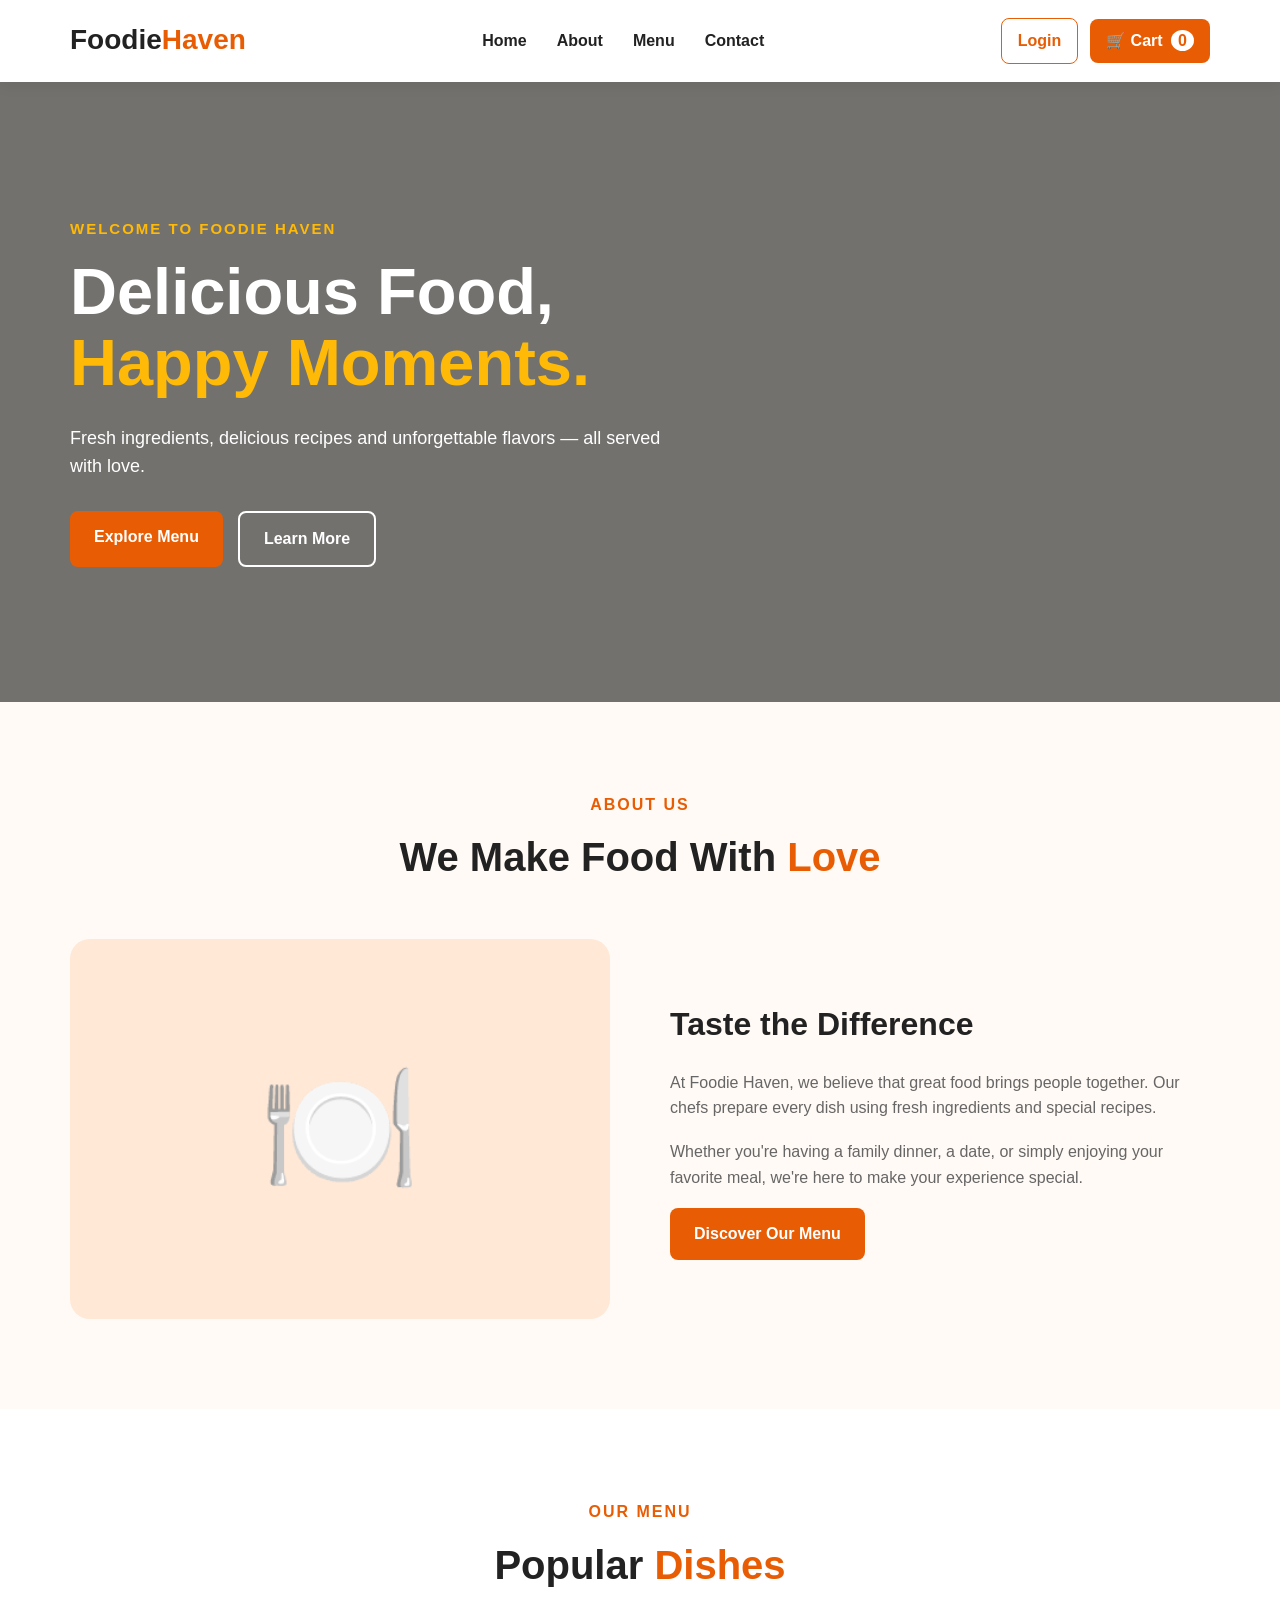
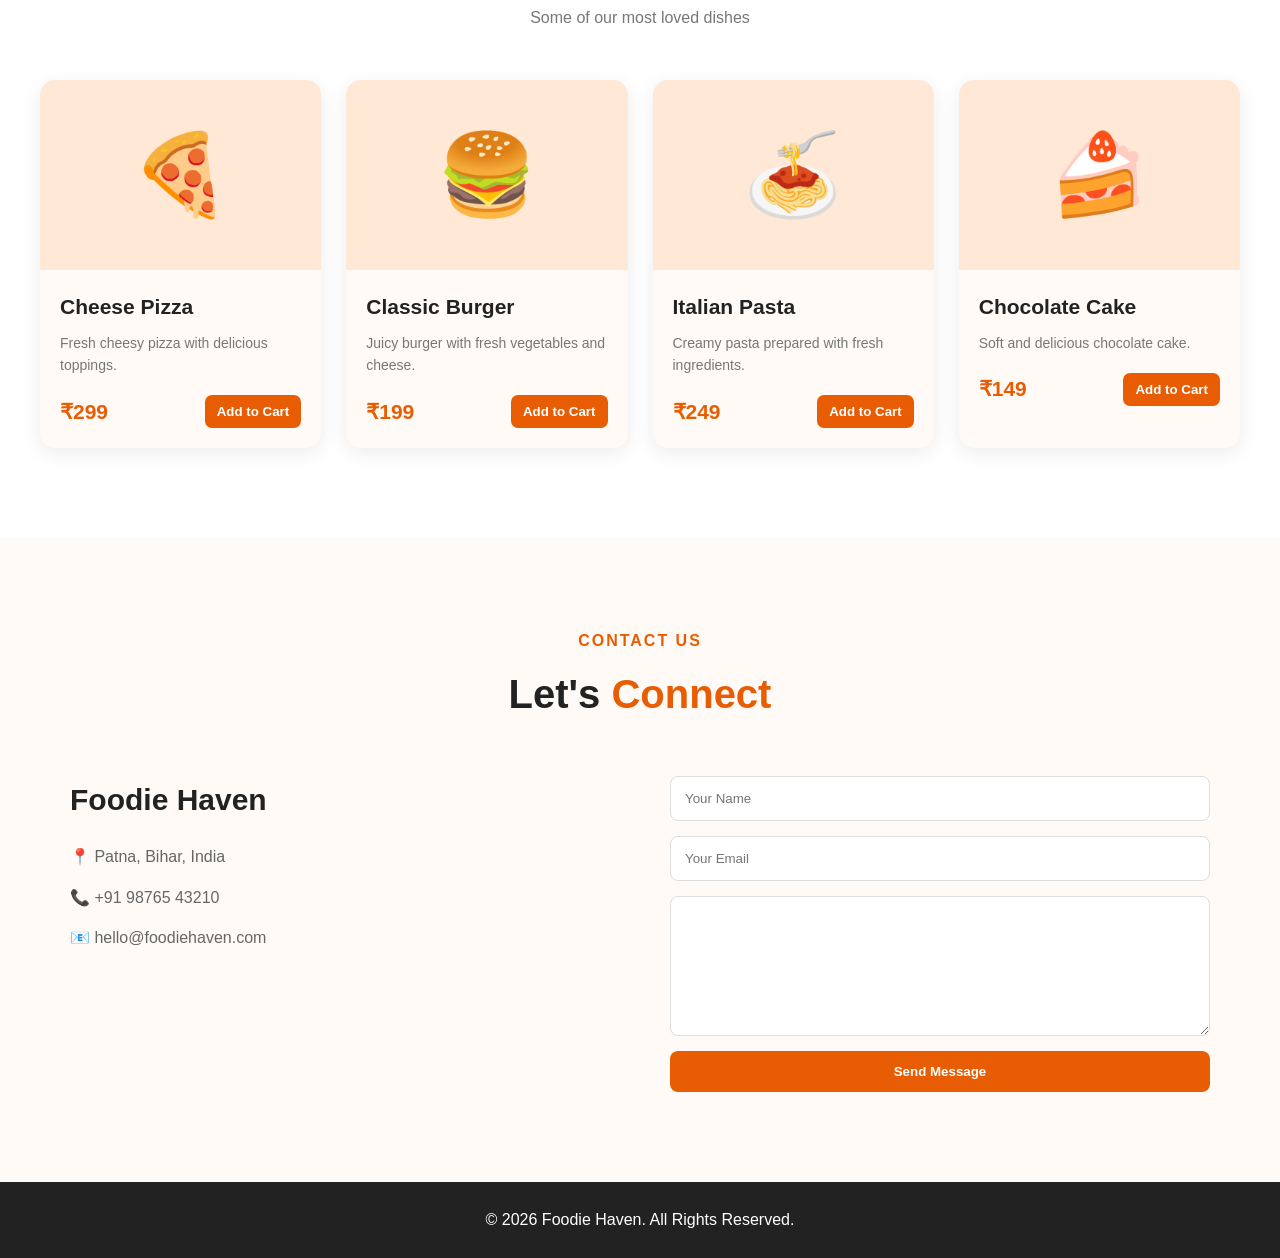
<file: index.html>
<!DOCTYPE html>
<html lang="en">
<head>
    <meta charset="UTF-8">
    <meta name="viewport" content="width=device-width, initial-scale=1.0">

    <title>Foodie Haven | Restaurant</title>

    <link rel="stylesheet" href="css/style.css">
</head>

<body>

    <!-- ================= NAVBAR ================= -->
    <header class="header">

        <nav class="navbar">

            <a href="index.html" class="logo">
                Foodie<span>Haven</span>
            </a>

            <ul class="nav-links">
                <li><a href="index.html">Home</a></li>
                <li><a href="#about">About</a></li>
                <li><a href="#menu">Menu</a></li>
                <li><a href="#contact">Contact</a></li>
            </ul>

            <div class="nav-buttons">
                <a href="login.html" class="login-btn">Login</a>
                <a href="cart.html" class="cart-btn">
                    🛒 Cart <span id="cart-count">0</span>
                </a>
            </div>

        </nav>

    </header>


    <!-- ================= HERO SECTION ================= -->

    <section class="hero">

        <div class="hero-content">

            <p class="small-title">WELCOME TO FOODIE HAVEN</p>

            <h1>
                Delicious Food,
                <span>Happy Moments.</span>
            </h1>

            <p class="hero-text">
                Fresh ingredients, delicious recipes and unforgettable
                flavors — all served with love.
            </p>

            <div class="hero-buttons">
                <a href="#menu" class="primary-btn">
                    Explore Menu
                </a>

                <a href="#about" class="secondary-btn">
                    Learn More
                </a>
            </div>

        </div>

    </section>


    <!-- ================= ABOUT SECTION ================= -->

    <section class="about" id="about">

        <div class="section-title">

            <p>ABOUT US</p>

            <h2>
                We Make Food With
                <span>Love</span>
            </h2>

        </div>

        <div class="about-content">

            <div class="about-image">
                <div class="image-placeholder">
                    🍽️
                </div>
            </div>

            <div class="about-text">

                <h3>
                    Taste the Difference
                </h3>

                <p>
                    At Foodie Haven, we believe that great food brings
                    people together. Our chefs prepare every dish using
                    fresh ingredients and special recipes.
                </p>

                <p>
                    Whether you're having a family dinner, a date,
                    or simply enjoying your favorite meal, we're here
                    to make your experience special.
                </p>

                <a href="#menu" class="primary-btn">
                    Discover Our Menu
                </a>

            </div>

        </div>

    </section>


    <!-- ================= MENU SECTION ================= -->

    <section class="menu" id="menu">

        <div class="section-title">

            <p>OUR MENU</p>

            <h2>
                Popular <span>Dishes</span>
            </h2>

            <p class="section-description">
                Some of our most loved dishes
            </p>

        </div>


        <div class="food-container">


            <!-- Food Card 1 -->

            <div class="food-card">

                <div class="food-image">
                    🍕
                </div>

                <div class="food-info">

                    <h3>Cheese Pizza</h3>

                    <p>
                        Fresh cheesy pizza with delicious toppings.
                    </p>

                    <div class="food-bottom">

                        <span class="price">₹299</span>

                        <button
                            class="add-cart"
                            onclick="addToCart('Cheese Pizza', 299)">
                            Add to Cart
                        </button>

                    </div>

                </div>

            </div>


            <!-- Food Card 2 -->

            <div class="food-card">

                <div class="food-image">
                    🍔
                </div>

                <div class="food-info">

                    <h3>Classic Burger</h3>

                    <p>
                        Juicy burger with fresh vegetables and cheese.
                    </p>

                    <div class="food-bottom">

                        <span class="price">₹199</span>

                        <button
                            class="add-cart"
                            onclick="addToCart('Classic Burger', 199)">
                            Add to Cart
                        </button>

                    </div>

                </div>

            </div>


            <!-- Food Card 3 -->

            <div class="food-card">

                <div class="food-image">
                    🍝
                </div>

                <div class="food-info">

                    <h3>Italian Pasta</h3>

                    <p>
                        Creamy pasta prepared with fresh ingredients.
                    </p>

                    <div class="food-bottom">

                        <span class="price">₹249</span>

                        <button
                            class="add-cart"
                            onclick="addToCart('Italian Pasta', 249)">
                            Add to Cart
                        </button>

                    </div>

                </div>

            </div>


            <!-- Food Card 4 -->

            <div class="food-card">

                <div class="food-image">
                    🍰
                </div>

                <div class="food-info">

                    <h3>Chocolate Cake</h3>

                    <p>
                        Soft and delicious chocolate cake.
                    </p>

                    <div class="food-bottom">

                        <span class="price">₹149</span>

                        <button
                            class="add-cart"
                            onclick="addToCart('Chocolate Cake', 149)">
                            Add to Cart
                        </button>

                    </div>

                </div>

            </div>

        </div>

    </section>


    <!-- ================= CONTACT SECTION ================= -->

    <section class="contact" id="contact">

        <div class="section-title">

            <p>CONTACT US</p>

            <h2>
                Let's <span>Connect</span>
            </h2>

        </div>

        <div class="contact-content">

            <div class="contact-info">

                <h3>Foodie Haven</h3>

                <p>📍 Patna, Bihar, India</p>
                <p>📞 +91 98765 43210</p>
                <p>📧 hello@foodiehaven.com</p>

            </div>

            <form class="contact-form">

                <input
                    type="text"
                    placeholder="Your Name"
                    required
                >

                <input
                    type="email"
                    placeholder="Your Email"
                    required
                >

                <textarea
                    placeholder="Your Message"
                    required>
                </textarea>

                <button type="submit" class="primary-btn">
                    Send Message
                </button>

            </form>

        </div>

    </section>


    <!-- ================= FOOTER ================= -->

    <footer class="footer">

        <p>
            © 2026 Foodie Haven. All Rights Reserved.
        </p>

    </footer>


    <!-- JavaScript -->
    <script src="js/script.js"></script>

</body>
</html>
</file>
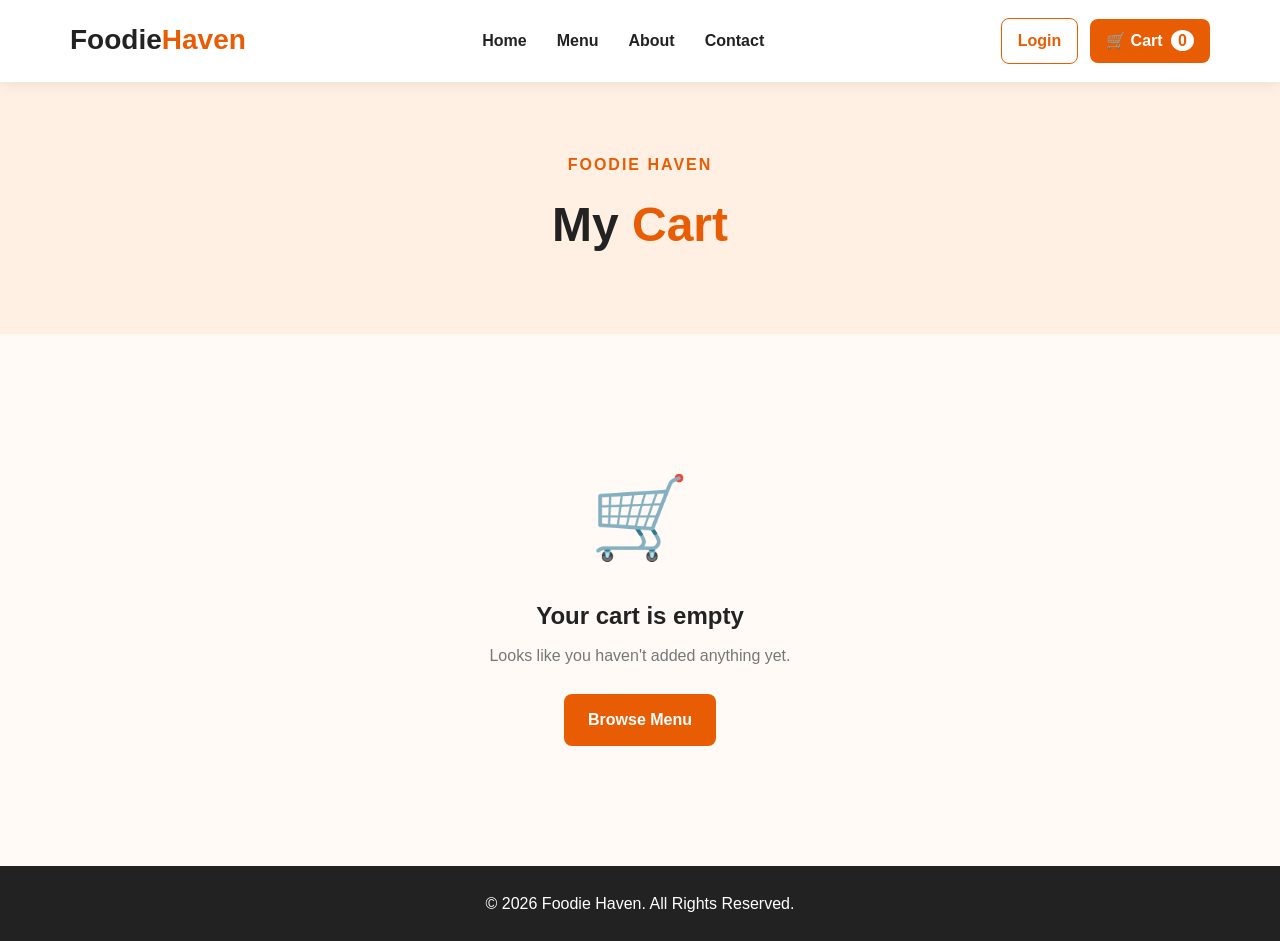
<file: cart.html>
<!DOCTYPE html>
<html lang="en">

<head>
    <meta charset="UTF-8">
    <meta name="viewport" content="width=device-width, initial-scale=1.0">

    <title>My Cart | Foodie Haven</title>

    <link rel="stylesheet" href="css/style.css">
    <link rel="stylesheet" href="css/cart.css">
</head>

<body>

    <!-- NAVBAR -->

    <header class="header">

        <nav class="navbar">

            <a href="index.html" class="logo">
                Foodie<span>Haven</span>
            </a>

            <ul class="nav-links">
                <li><a href="index.html">Home</a></li>
                <li><a href="menu.html">Menu</a></li>
                <li><a href="index.html#about">About</a></li>
                <li><a href="index.html#contact">Contact</a></li>
            </ul>

            <div class="nav-buttons">

                <a href="login.html" class="login-btn">
                    Login
                </a>

                <a href="cart.html" class="cart-btn">
                    🛒 Cart
                    <span id="cart-count">0</span>
                </a>

            </div>

        </nav>

    </header>


    <!-- CART HEADER -->

    <section class="cart-header">

        <p>FOODIE HAVEN</p>

        <h1>My <span>Cart</span></h1>

    </section>


    <!-- CART -->

    <section class="cart-section">

        <div id="cart-container">

            <!-- JavaScript will add cart items here -->

        </div>


        <!-- EMPTY CART -->

        <div id="empty-cart" class="empty-cart">

            <div>🛒</div>

            <h2>Your cart is empty</h2>

            <p>
                Looks like you haven't added anything yet.
            </p>

            <a href="menu.html" class="primary-btn">
                Browse Menu
            </a>

        </div>


        <!-- CART SUMMARY -->

        <div id="cart-summary" class="cart-summary">

            <h2>Order Summary</h2>

            <div class="summary-row">

                <span>Subtotal</span>

                <span id="subtotal">
                    ₹0
                </span>

            </div>

            <div class="summary-row">

                <span>Delivery</span>

                <span id="delivery">
                    ₹40
                </span>

            </div>

            <hr>

            <div class="summary-total">

                <span>Total</span>

                <span id="total">
                    ₹0
                </span>

            </div>

            <button
                class="checkout-btn"
                onclick="checkout()">

                Proceed to Checkout

            </button>

        </div>

    </section>


    <!-- FOOTER -->

    <footer class="footer">

        <p>
            © 2026 Foodie Haven. All Rights Reserved.
        </p>

    </footer>


    <script src="js/script.js"></script>
    <script src="js/cart.js"></script>

</body>

</html>
</file>
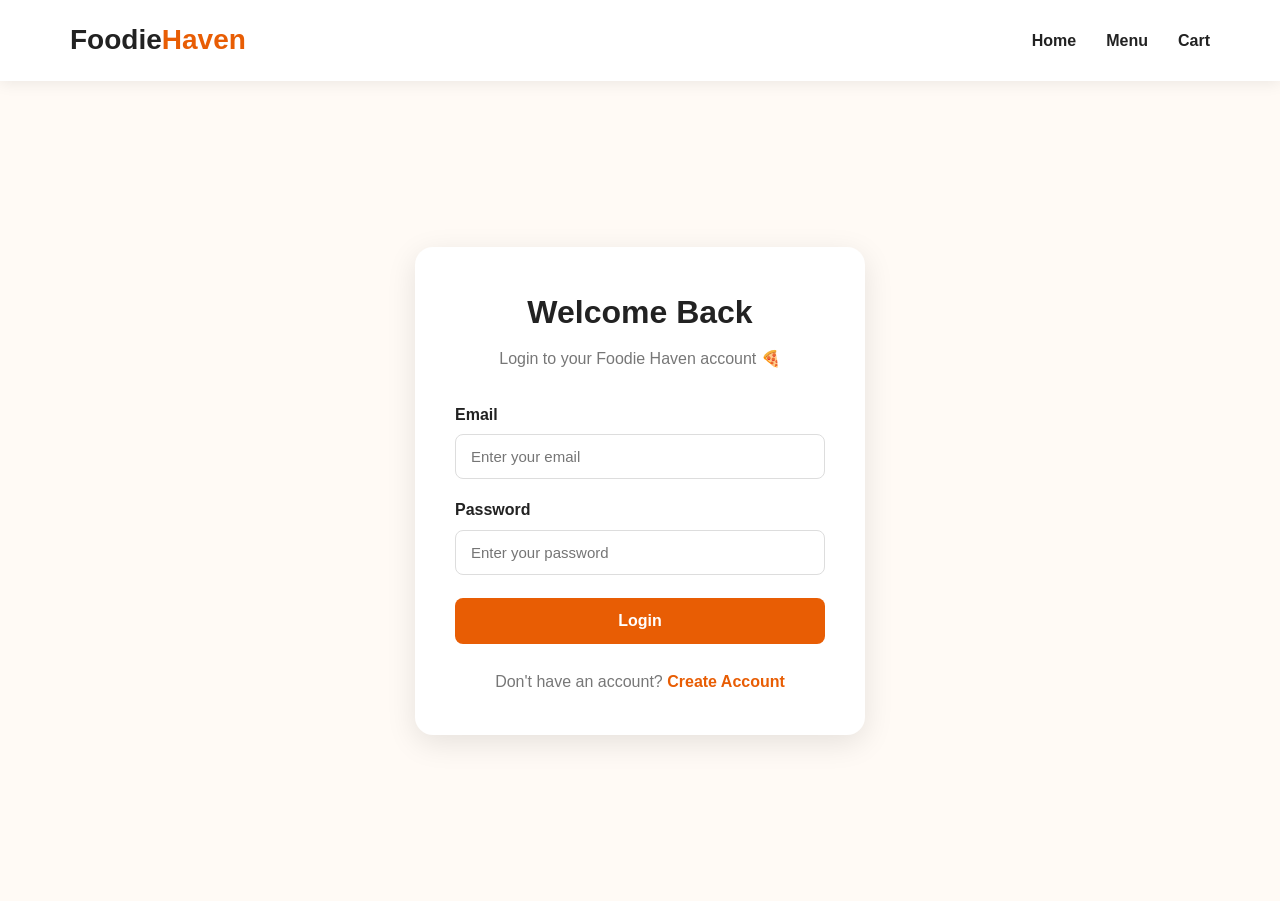
<file: login.html>
<!DOCTYPE html>
<html lang="en">

<head>
    <meta charset="UTF-8">
    <meta name="viewport" content="width=device-width, initial-scale=1.0">

    <title>Login | Foodie Haven</title>

    <link rel="stylesheet" href="css/style.css">
    <link rel="stylesheet" href="css/auth.css">
</head>

<body>

    <header class="header">

        <nav class="navbar">

            <a href="index.html" class="logo">
                Foodie<span>Haven</span>
            </a>

            <ul class="nav-links">
                <li><a href="index.html">Home</a></li>
                <li><a href="menu.html">Menu</a></li>
                <li><a href="cart.html">Cart</a></li>
            </ul>

        </nav>

    </header>


    <main class="auth-page">

        <div class="auth-card">

            <h1>Welcome Back</h1>

            <p class="auth-subtitle">
                Login to your Foodie Haven account 🍕
            </p>


            <form id="loginForm">

                <div class="form-group">

                    <label>Email</label>

                    <input
                        type="email"
                        id="loginEmail"
                        placeholder="Enter your email"
                        required
                    >

                </div>


                <div class="form-group">

                    <label>Password</label>

                    <input
                        type="password"
                        id="loginPassword"
                        placeholder="Enter your password"
                        required
                    >

                </div>


                <button type="submit" class="auth-btn">
                    Login
                </button>

            </form>


            <p class="auth-footer">
                Don't have an account?
                <a href="register.html">Create Account</a>
            </p>

        </div>

    </main>


    <script src="js/auth.js"></script>

</body>

</html>
</file>
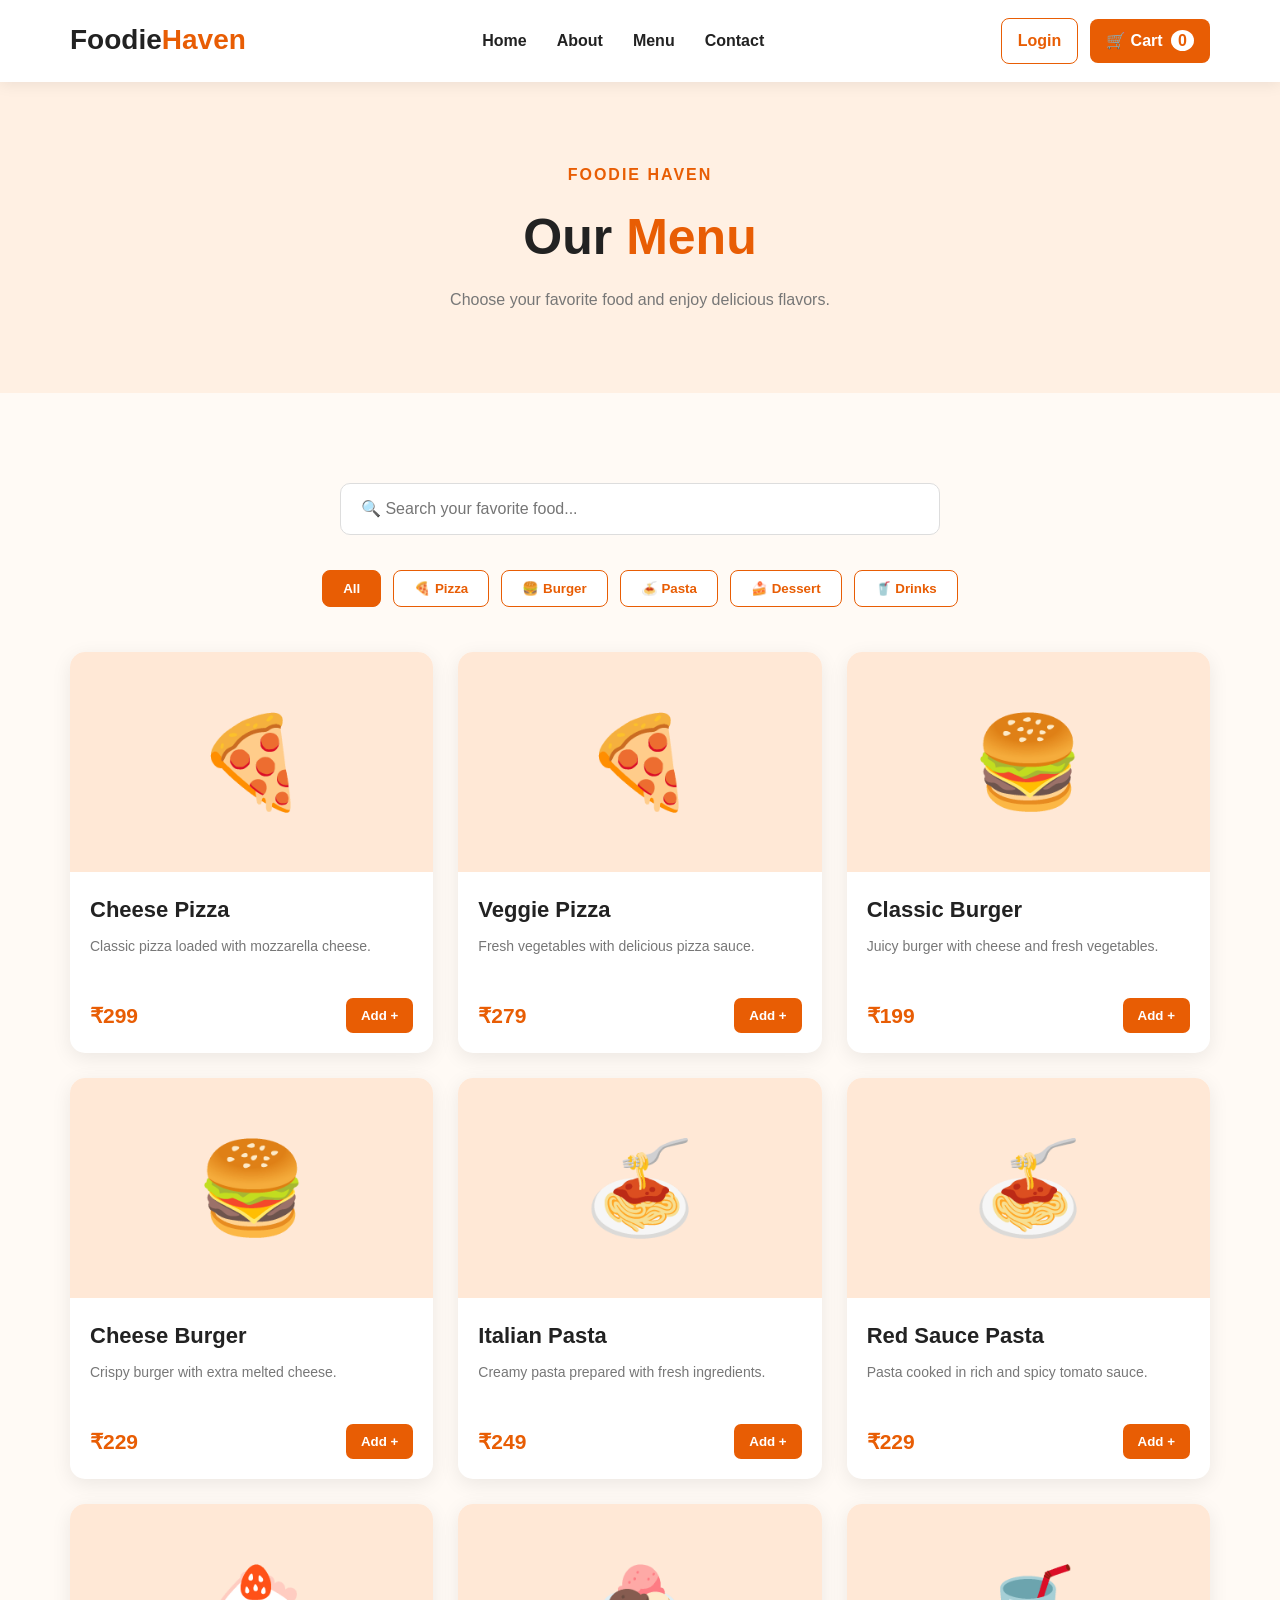
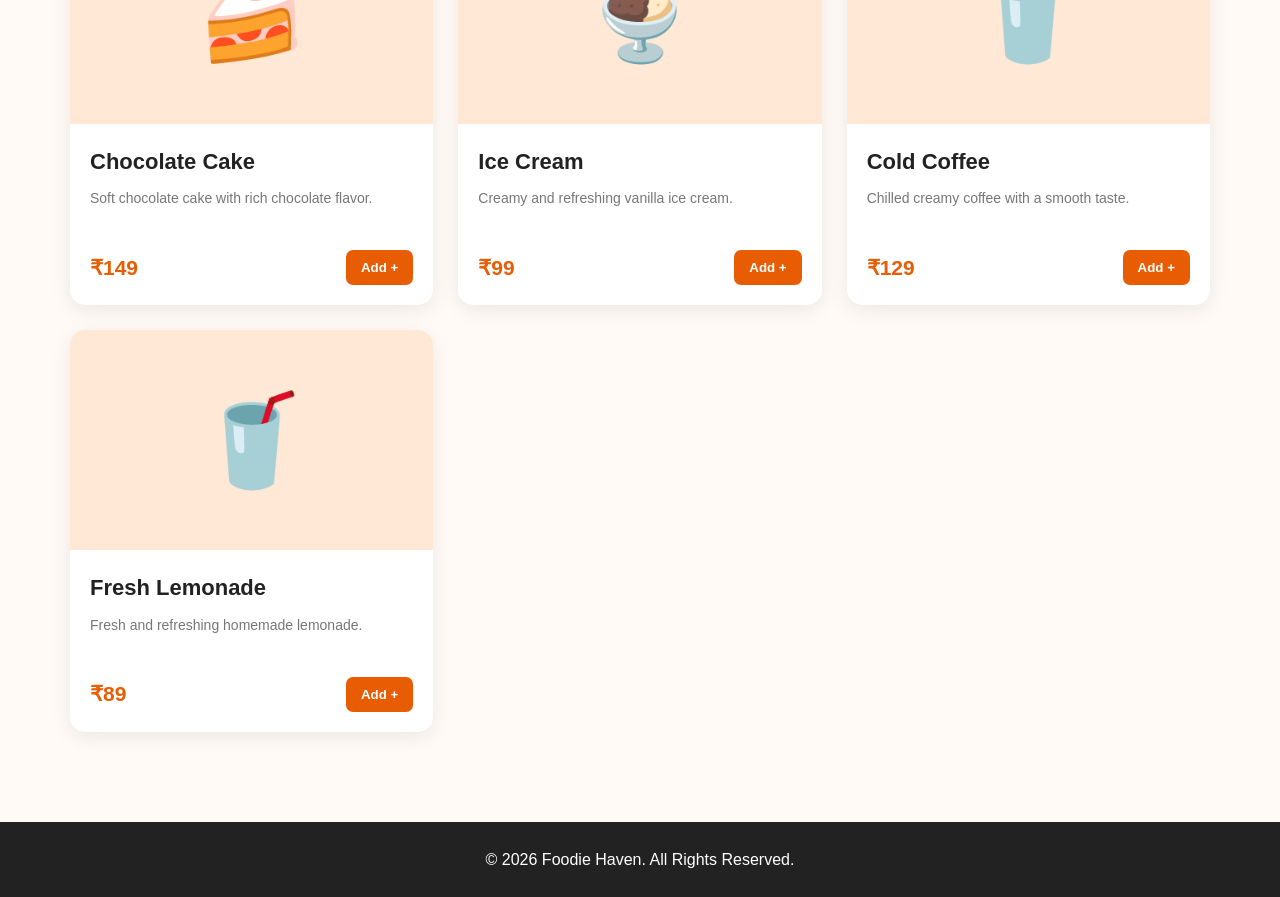
<file: menu.html>
<!DOCTYPE html>
<html lang="en">

<head>
    <meta charset="UTF-8">
    <meta name="viewport" content="width=device-width, initial-scale=1.0">

    <title>Menu | Foodie Haven</title>

    <link rel="stylesheet" href="css/style.css">
    <link rel="stylesheet" href="css/menu.css">
</head>

<body>

    <!-- NAVBAR -->

    <header class="header">

        <nav class="navbar">

            <a href="index.html" class="logo">
                Foodie<span>Haven</span>
            </a>

            <ul class="nav-links">
                <li><a href="index.html">Home</a></li>
                <li><a href="index.html#about">About</a></li>
                <li><a href="menu.html">Menu</a></li>
                <li><a href="index.html#contact">Contact</a></li>
            </ul>

            <div class="nav-buttons">

                <a href="login.html" class="login-btn">
                    Login
                </a>

                <a href="cart.html" class="cart-btn">
                    🛒 Cart
                    <span id="cart-count">0</span>
                </a>

            </div>

        </nav>

    </header>


    <!-- MENU HEADER -->

    <section class="menu-header">

        <p>FOODIE HAVEN</p>

        <h1>Our <span>Menu</span></h1>

        <p>
            Choose your favorite food and enjoy delicious flavors.
        </p>

    </section>


    <!-- SEARCH -->

    <section class="menu-section">

        <div class="menu-tools">

            <input
                type="text"
                id="searchInput"
                placeholder="🔍 Search your favorite food..."
            >

        </div>


        <!-- CATEGORIES -->

        <div class="categories">

            <button
                class="category-btn active"
                onclick="filterFood('all', this)">
                All
            </button>

            <button
                class="category-btn"
                onclick="filterFood('pizza', this)">
                🍕 Pizza
            </button>

            <button
                class="category-btn"
                onclick="filterFood('burger', this)">
                🍔 Burger
            </button>

            <button
                class="category-btn"
                onclick="filterFood('pasta', this)">
                🍝 Pasta
            </button>

            <button
                class="category-btn"
                onclick="filterFood('dessert', this)">
                🍰 Dessert
            </button>

            <button
                class="category-btn"
                onclick="filterFood('drink', this)">
                🥤 Drinks
            </button>

        </div>


        <!-- FOOD ITEMS -->

        <div class="menu-grid">


            <!-- Pizza -->

            <div class="menu-food-card" data-category="pizza">

                <div class="menu-food-image">
                    🍕
                </div>

                <div class="menu-food-info">

                    <h3>Cheese Pizza</h3>

                    <p>
                        Classic pizza loaded with mozzarella cheese.
                    </p>

                    <div class="menu-food-bottom">

                        <span>₹299</span>

                        <button
                            onclick="addToCart('Cheese Pizza', 299)">
                            Add +
                        </button>

                    </div>

                </div>

            </div>


            <div class="menu-food-card" data-category="pizza">

                <div class="menu-food-image">
                    🍕
                </div>

                <div class="menu-food-info">

                    <h3>Veggie Pizza</h3>

                    <p>
                        Fresh vegetables with delicious pizza sauce.
                    </p>

                    <div class="menu-food-bottom">

                        <span>₹279</span>

                        <button
                            onclick="addToCart('Veggie Pizza', 279)">
                            Add +
                        </button>

                    </div>

                </div>

            </div>


            <!-- Burger -->

            <div class="menu-food-card" data-category="burger">

                <div class="menu-food-image">
                    🍔
                </div>

                <div class="menu-food-info">

                    <h3>Classic Burger</h3>

                    <p>
                        Juicy burger with cheese and fresh vegetables.
                    </p>

                    <div class="menu-food-bottom">

                        <span>₹199</span>

                        <button
                            onclick="addToCart('Classic Burger', 199)">
                            Add +
                        </button>

                    </div>

                </div>

            </div>


            <div class="menu-food-card" data-category="burger">

                <div class="menu-food-image">
                    🍔
                </div>

                <div class="menu-food-info">

                    <h3>Cheese Burger</h3>

                    <p>
                        Crispy burger with extra melted cheese.
                    </p>

                    <div class="menu-food-bottom">

                        <span>₹229</span>

                        <button
                            onclick="addToCart('Cheese Burger', 229)">
                            Add +
                        </button>

                    </div>

                </div>

            </div>


            <!-- Pasta -->

            <div class="menu-food-card" data-category="pasta">

                <div class="menu-food-image">
                    🍝
                </div>

                <div class="menu-food-info">

                    <h3>Italian Pasta</h3>

                    <p>
                        Creamy pasta prepared with fresh ingredients.
                    </p>

                    <div class="menu-food-bottom">

                        <span>₹249</span>

                        <button
                            onclick="addToCart('Italian Pasta', 249)">
                            Add +
                        </button>

                    </div>

                </div>

            </div>


            <div class="menu-food-card" data-category="pasta">

                <div class="menu-food-image">
                    🍝
                </div>

                <div class="menu-food-info">

                    <h3>Red Sauce Pasta</h3>

                    <p>
                        Pasta cooked in rich and spicy tomato sauce.
                    </p>

                    <div class="menu-food-bottom">

                        <span>₹229</span>

                        <button
                            onclick="addToCart('Red Sauce Pasta', 229)">
                            Add +
                        </button>

                    </div>

                </div>

            </div>


            <!-- Dessert -->

            <div class="menu-food-card" data-category="dessert">

                <div class="menu-food-image">
                    🍰
                </div>

                <div class="menu-food-info">

                    <h3>Chocolate Cake</h3>

                    <p>
                        Soft chocolate cake with rich chocolate flavor.
                    </p>

                    <div class="menu-food-bottom">

                        <span>₹149</span>

                        <button
                            onclick="addToCart('Chocolate Cake', 149)">
                            Add +
                        </button>

                    </div>

                </div>

            </div>


            <div class="menu-food-card" data-category="dessert">

                <div class="menu-food-image">
                    🍨
                </div>

                <div class="menu-food-info">

                    <h3>Ice Cream</h3>

                    <p>
                        Creamy and refreshing vanilla ice cream.
                    </p>

                    <div class="menu-food-bottom">

                        <span>₹99</span>

                        <button
                            onclick="addToCart('Ice Cream', 99)">
                            Add +
                        </button>

                    </div>

                </div>

            </div>


            <!-- Drinks -->

            <div class="menu-food-card" data-category="drink">

                <div class="menu-food-image">
                    🥤
                </div>

                <div class="menu-food-info">

                    <h3>Cold Coffee</h3>

                    <p>
                        Chilled creamy coffee with a smooth taste.
                    </p>

                    <div class="menu-food-bottom">

                        <span>₹129</span>

                        <button
                            onclick="addToCart('Cold Coffee', 129)">
                            Add +
                        </button>

                    </div>

                </div>

            </div>


            <div class="menu-food-card" data-category="drink">

                <div class="menu-food-image">
                    🥤
                </div>

                <div class="menu-food-info">

                    <h3>Fresh Lemonade</h3>

                    <p>
                        Fresh and refreshing homemade lemonade.
                    </p>

                    <div class="menu-food-bottom">

                        <span>₹89</span>

                        <button
                            onclick="addToCart('Fresh Lemonade', 89)">
                            Add +
                        </button>

                    </div>

                </div>

            </div>

        </div>

    </section>


    <!-- FOOTER -->

    <footer class="footer">

        <p>
            © 2026 Foodie Haven. All Rights Reserved.
        </p>

    </footer>


    <script src="js/script.js"></script>
    <script src="js/menu.js"></script>

</body>

</html>
</file>
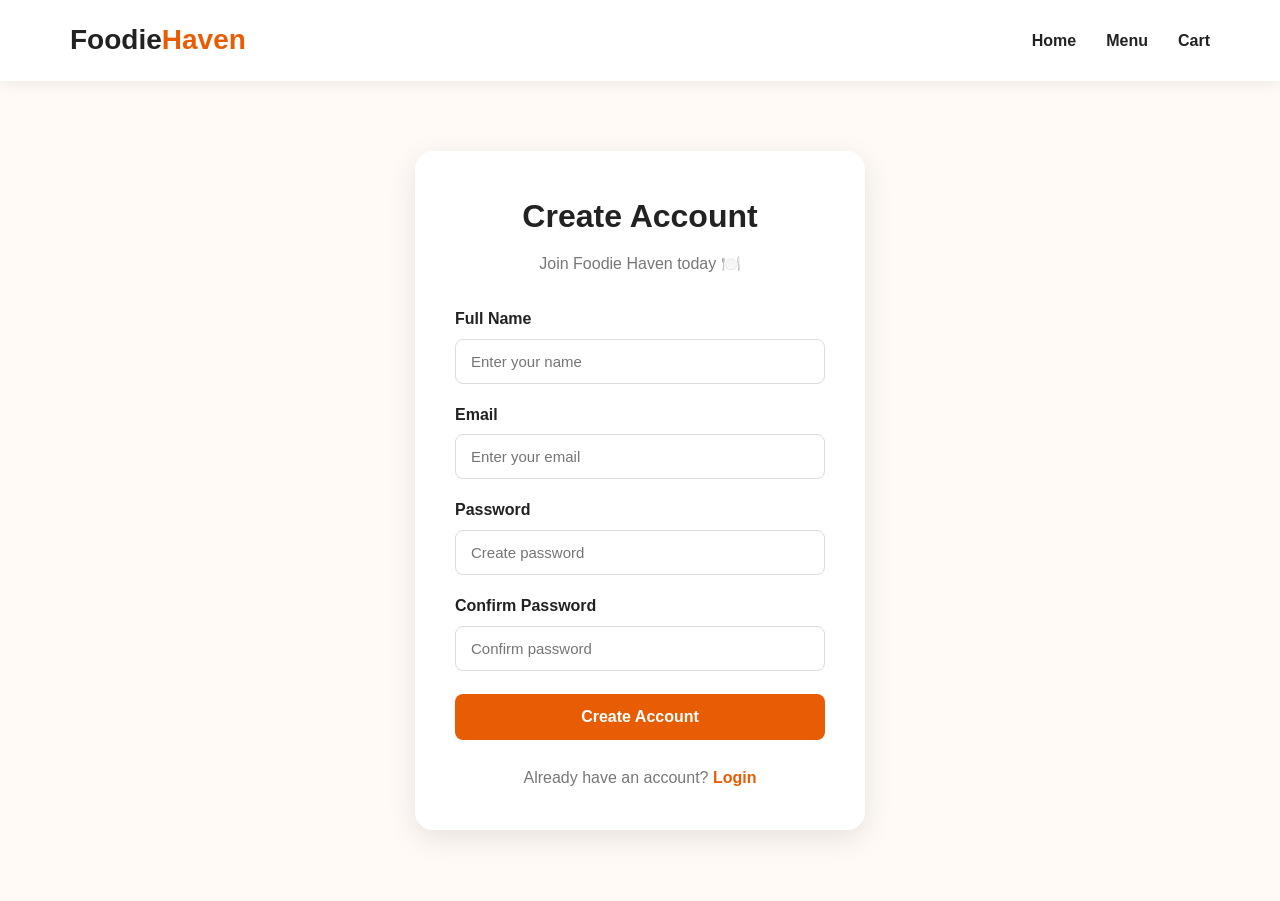
<file: register.html>
<!DOCTYPE html>
<html lang="en">

<head>
    <meta charset="UTF-8">
    <meta name="viewport" content="width=device-width, initial-scale=1.0">

    <title>Register | Foodie Haven</title>

    <link rel="stylesheet" href="css/style.css">
    <link rel="stylesheet" href="css/auth.css">
</head>

<body>

    <header class="header">

        <nav class="navbar">

            <a href="index.html" class="logo">
                Foodie<span>Haven</span>
            </a>

            <ul class="nav-links">
                <li><a href="index.html">Home</a></li>
                <li><a href="menu.html">Menu</a></li>
                <li><a href="cart.html">Cart</a></li>
            </ul>

        </nav>

    </header>


    <main class="auth-page">

        <div class="auth-card">

            <h1>Create Account</h1>

            <p class="auth-subtitle">
                Join Foodie Haven today 🍽️
            </p>

            <form id="registerForm">

                <div class="form-group">

                    <label>Full Name</label>

                    <input
                        type="text"
                        id="registerName"
                        placeholder="Enter your name"
                        required
                    >

                </div>


                <div class="form-group">

                    <label>Email</label>

                    <input
                        type="email"
                        id="registerEmail"
                        placeholder="Enter your email"
                        required
                    >

                </div>


                <div class="form-group">

                    <label>Password</label>

                    <input
                        type="password"
                        id="registerPassword"
                        placeholder="Create password"
                        minlength="6"
                        required
                    >

                </div>


                <div class="form-group">

                    <label>Confirm Password</label>

                    <input
                        type="password"
                        id="confirmPassword"
                        placeholder="Confirm password"
                        required
                    >

                </div>


                <button type="submit" class="auth-btn">
                    Create Account
                </button>

            </form>


            <p class="auth-footer">
                Already have an account?
                <a href="login.html">Login</a>
            </p>

        </div>

    </main>


    <script src="js/auth.js"></script>

</body>

</html>
</file>
<file: css/style.css>
/* =========================
   RESET
========================= */

* {
    margin: 0;
    padding: 0;
    box-sizing: border-box;
}

html {
    scroll-behavior: smooth;
}

body {
    font-family: Arial, Helvetica, sans-serif;
    background: #fffaf5;
    color: #222;
    line-height: 1.6;
}

a {
    text-decoration: none;
    color: inherit;
}

button,
input,
textarea {
    font-family: inherit;
}


/* =========================
   NAVBAR
========================= */

.header {
    width: 100%;
    background: #ffffff;
    position: sticky;
    top: 0;
    z-index: 1000;
    box-shadow: 0 2px 15px rgba(0, 0, 0, 0.08);
}

.navbar {
    max-width: 1200px;
    margin: auto;
    padding: 18px 30px;

    display: flex;
    align-items: center;
    justify-content: space-between;
}

.logo {
    font-size: 28px;
    font-weight: 800;
    color: #222;
}

.logo span {
    color: #e85d04;
}

.nav-links {
    display: flex;
    list-style: none;
    gap: 30px;
}

.nav-links a {
    font-size: 16px;
    font-weight: 600;
    transition: 0.3s;
}

.nav-links a:hover {
    color: #e85d04;
}

.nav-buttons {
    display: flex;
    align-items: center;
    gap: 12px;
}

.login-btn,
.cart-btn {
    padding: 9px 16px;
    border-radius: 8px;
    font-weight: 600;
}

.login-btn {
    border: 1px solid #e85d04;
    color: #e85d04;
}

.login-btn:hover {
    background: #e85d04;
    color: white;
}

.cart-btn {
    background: #e85d04;
    color: white;
}

#cart-count {
    background: white;
    color: #e85d04;
    padding: 2px 7px;
    border-radius: 50%;
    margin-left: 4px;
}


/* =========================
   HERO
========================= */

.hero {
    min-height: 620px;

    display: flex;
    align-items: center;

    background:
        linear-gradient(
            rgba(0, 0, 0, 0.55),
            rgba(0, 0, 0, 0.55)
        ),
        url("https://images.unsplash.com/photo-1513104890138-7c749659a591")
        center/cover no-repeat;
}

.hero-content {
    max-width: 1200px;
    width: 100%;
    margin: auto;
    padding: 40px 30px;

    color: white;
}

.small-title {
    color: #ffba08;
    font-size: 15px;
    font-weight: 700;
    letter-spacing: 2px;
    margin-bottom: 15px;
}

.hero h1 {
    font-size: 65px;
    line-height: 1.1;
    max-width: 700px;
    margin-bottom: 25px;
}

.hero h1 span {
    color: #ffba08;
}

.hero-text {
    max-width: 600px;
    font-size: 18px;
    margin-bottom: 30px;
}

.hero-buttons {
    display: flex;
    gap: 15px;
}

.primary-btn,
.secondary-btn {
    display: inline-block;
    padding: 13px 24px;
    border-radius: 8px;
    font-weight: 700;
    cursor: pointer;
    transition: 0.3s;
}

.primary-btn {
    background: #e85d04;
    color: white;
    border: none;
}

.primary-btn:hover {
    background: #c94c00;
    transform: translateY(-2px);
}

.secondary-btn {
    border: 2px solid white;
    color: white;
}

.secondary-btn:hover {
    background: white;
    color: #222;
}


/* =========================
   COMMON SECTION
========================= */

section {
    padding: 90px 30px;
}

.section-title {
    text-align: center;
    margin-bottom: 50px;
}

.section-title > p:first-child {
    color: #e85d04;
    font-weight: 700;
    letter-spacing: 2px;
}

.section-title h2 {
    font-size: 40px;
    margin: 8px 0;
}

.section-title h2 span {
    color: #e85d04;
}

.section-description {
    color: #777;
}


/* =========================
   ABOUT
========================= */

.about {
    max-width: 1200px;
    margin: auto;
}

.about-content {
    display: grid;
    grid-template-columns: 1fr 1fr;
    gap: 60px;
    align-items: center;
}

.image-placeholder {
    height: 380px;

    display: flex;
    align-items: center;
    justify-content: center;

    border-radius: 20px;
    background: #ffe8d6;

    font-size: 130px;
}

.about-text h3 {
    font-size: 32px;
    margin-bottom: 20px;
}

.about-text p {
    color: #666;
    margin-bottom: 18px;
}


/* =========================
   MENU
========================= */

.menu {
    background: #ffffff;
}

.food-container {
    max-width: 1200px;
    margin: auto;

    display: grid;
    grid-template-columns: repeat(4, 1fr);
    gap: 25px;
}

.food-card {
    background: #fffaf5;
    border-radius: 15px;
    overflow: hidden;

    box-shadow: 0 5px 20px rgba(0, 0, 0, 0.08);

    transition: 0.3s;
}

.food-card:hover {
    transform: translateY(-8px);
}

.food-image {
    height: 190px;

    display: flex;
    align-items: center;
    justify-content: center;

    background: #ffe8d6;
    font-size: 80px;
}

.food-info {
    padding: 20px;
}

.food-info h3 {
    font-size: 21px;
    margin-bottom: 8px;
}

.food-info p {
    color: #777;
    font-size: 14px;
    margin-bottom: 18px;
}

.food-bottom {
    display: flex;
    align-items: center;
    justify-content: space-between;
}

.price {
    color: #e85d04;
    font-size: 21px;
    font-weight: 800;
}

.add-cart {
    border: none;
    background: #e85d04;
    color: white;

    padding: 9px 12px;
    border-radius: 7px;

    cursor: pointer;
    font-weight: 600;
}

.add-cart:hover {
    background: #c94c00;
}


/* =========================
   CONTACT
========================= */

.contact {
    max-width: 1200px;
    margin: auto;
}

.contact-content {
    display: grid;
    grid-template-columns: 1fr 1fr;
    gap: 60px;
}

.contact-info h3 {
    font-size: 30px;
    margin-bottom: 20px;
}

.contact-info p {
    color: #666;
    margin-bottom: 15px;
}

.contact-form {
    display: flex;
    flex-direction: column;
    gap: 15px;
}

.contact-form input,
.contact-form textarea {
    width: 100%;
    padding: 14px;

    border: 1px solid #ddd;
    border-radius: 8px;

    outline: none;
}

.contact-form input:focus,
.contact-form textarea:focus {
    border-color: #e85d04;
}

.contact-form textarea {
    min-height: 140px;
    resize: vertical;
}


/* =========================
   FOOTER
========================= */

.footer {
    background: #222;
    color: white;
    text-align: center;
    padding: 25px;
}


/* =========================
   RESPONSIVE
========================= */

@media (max-width: 900px) {

    .nav-links {
        display: none;
    }

    .hero h1 {
        font-size: 48px;
    }

    .food-container {
        grid-template-columns: repeat(2, 1fr);
    }

    .about-content,
    .contact-content {
        grid-template-columns: 1fr;
    }
}


@media (max-width: 600px) {

    .navbar {
        padding: 15px;
    }

    .logo {
        font-size: 23px;
    }

    .login-btn {
        display: none;
    }

    .hero {
        min-height: 550px;
    }

    .hero h1 {
        font-size: 40px;
    }

    .hero-text {
        font-size: 16px;
    }

    section {
        padding: 65px 20px;
    }

    .section-title h2 {
        font-size: 32px;
    }

    .food-container {
        grid-template-columns: 1fr;
    }

    .about-content,
    .contact-content {
        gap: 30px;
    }

    .image-placeholder {
        height: 280px;
    }
}
</file>
<file: css/cart.css>
/* =========================
   CART HEADER
========================= */

.cart-header {
    text-align: center;
    padding: 70px 20px;
    background: #fff0e3;
}

.cart-header p {
    color: #e85d04;
    font-weight: 700;
    letter-spacing: 2px;
}

.cart-header h1 {
    font-size: 48px;
    margin-top: 10px;
}

.cart-header h1 span {
    color: #e85d04;
}


/* =========================
   CART SECTION
========================= */

.cart-section {
    max-width: 1100px;
    margin: auto;
    padding: 70px 30px;
}


/* =========================
   CART ITEM
========================= */

.cart-item {
    display: flex;
    align-items: center;
    gap: 20px;

    background: white;

    padding: 20px;
    margin-bottom: 15px;

    border-radius: 12px;

    box-shadow: 0 5px 18px rgba(0, 0, 0, 0.08);
}

.cart-item-image {
    width: 90px;
    height: 90px;

    display: flex;
    align-items: center;
    justify-content: center;

    background: #ffe8d6;

    border-radius: 10px;

    font-size: 45px;
}

.cart-item-info {
    flex: 1;
}

.cart-item-info h3 {
    margin-bottom: 5px;
}

.cart-item-info p {
    color: #e85d04;
    font-weight: 700;
}


/* =========================
   QUANTITY
========================= */

.quantity {
    display: flex;
    align-items: center;
    gap: 10px;
}

.quantity button {
    width: 32px;
    height: 32px;

    border: none;
    border-radius: 6px;

    background: #e85d04;
    color: white;

    font-size: 18px;
    cursor: pointer;
}

.quantity span {
    min-width: 25px;
    text-align: center;
    font-weight: 700;
}


/* =========================
   REMOVE
========================= */

.remove-btn {
    border: none;
    background: transparent;

    color: #d00000;

    cursor: pointer;
    font-size: 20px;
}


/* =========================
   SUMMARY
========================= */

.cart-summary {
    max-width: 450px;

    margin: 40px 0 0 auto;

    background: white;

    padding: 30px;

    border-radius: 15px;

    box-shadow: 0 5px 20px rgba(0, 0, 0, 0.08);
}

.cart-summary h2 {
    margin-bottom: 25px;
}

.summary-row,
.summary-total {
    display: flex;
    justify-content: space-between;

    margin-bottom: 15px;
}

.summary-total {
    font-size: 22px;
    font-weight: 800;
}

.summary-total span:last-child {
    color: #e85d04;
}

.cart-summary hr {
    border: none;
    border-top: 1px solid #ddd;
    margin: 20px 0;
}

.checkout-btn {
    width: 100%;

    border: none;
    border-radius: 8px;

    background: #e85d04;
    color: white;

    padding: 14px;

    font-size: 16px;
    font-weight: 700;

    cursor: pointer;

    margin-top: 15px;
}

.checkout-btn:hover {
    background: #c94c00;
}


/* =========================
   EMPTY CART
========================= */

.empty-cart {
    text-align: center;
    padding: 50px 20px;
}

.empty-cart div {
    font-size: 80px;
    margin-bottom: 15px;
}

.empty-cart h2 {
    margin-bottom: 8px;
}

.empty-cart p {
    color: #777;
    margin-bottom: 25px;
}


/* =========================
   HIDE
========================= */

.hidden {
    display: none !important;
}


/* =========================
   MOBILE
========================= */

@media (max-width: 600px) {

    .cart-section {
        padding: 50px 15px;
    }

    .cart-item {
        flex-wrap: wrap;
    }

    .cart-item-info {
        min-width: 150px;
    }

    .cart-header h1 {
        font-size: 38px;
    }

}
</file>
<file: css/auth.css>
/* =========================
   AUTH PAGE
========================= */

.auth-page {
    min-height: calc(100vh - 80px);

    display: flex;
    align-items: center;
    justify-content: center;

    padding: 50px 20px;

    background: #fffaf5;
}


/* =========================
   AUTH CARD
========================= */

.auth-card {
    width: 100%;
    max-width: 450px;

    background: white;

    padding: 40px;

    border-radius: 18px;

    box-shadow: 0 8px 30px rgba(0, 0, 0, 0.1);
}

.auth-card h1 {
    text-align: center;
    font-size: 32px;
}

.auth-subtitle {
    text-align: center;
    color: #777;

    margin: 8px 0 30px;
}


/* =========================
   FORM
========================= */

.form-group {
    margin-bottom: 18px;
}

.form-group label {
    display: block;

    font-weight: 600;

    margin-bottom: 7px;
}

.form-group input {
    width: 100%;

    padding: 13px 15px;

    border: 1px solid #ddd;

    border-radius: 8px;

    outline: none;

    font-size: 15px;
}

.form-group input:focus {
    border-color: #e85d04;
}


/* =========================
   BUTTON
========================= */

.auth-btn {
    width: 100%;

    border: none;

    background: #e85d04;
    color: white;

    padding: 14px;

    border-radius: 8px;

    font-size: 16px;
    font-weight: 700;

    cursor: pointer;

    margin-top: 5px;
}

.auth-btn:hover {
    background: #c94c00;
}


/* =========================
   FOOTER
========================= */

.auth-footer {
    text-align: center;

    color: #777;

    margin-top: 25px;
}

.auth-footer a {
    color: #e85d04;
    font-weight: 700;
}


/* =========================
   MOBILE
========================= */

@media (max-width: 500px) {

    .auth-card {
        padding: 30px 20px;
    }

    .auth-card h1 {
        font-size: 27px;
    }

}
</file>
<file: css/menu.css>
/* =========================
   MENU HEADER
========================= */

.menu-header {
    text-align: center;
    padding: 80px 20px;
    background: #fff0e3;
}

.menu-header p:first-child {
    color: #e85d04;
    font-weight: 700;
    letter-spacing: 2px;
}

.menu-header h1 {
    font-size: 50px;
    margin: 10px 0;
}

.menu-header h1 span {
    color: #e85d04;
}

.menu-header p:last-child {
    color: #777;
}


/* =========================
   MENU SECTION
========================= */

.menu-section {
    max-width: 1200px;
    margin: auto;
}


/* SEARCH */

.menu-tools {
    max-width: 600px;
    margin: 0 auto 35px;
}

#searchInput {
    width: 100%;
    padding: 16px 20px;

    border: 1px solid #ddd;
    border-radius: 10px;

    font-size: 16px;
    outline: none;
}

#searchInput:focus {
    border-color: #e85d04;
}


/* =========================
   CATEGORIES
========================= */

.categories {
    display: flex;
    justify-content: center;
    flex-wrap: wrap;
    gap: 12px;
    margin-bottom: 45px;
}

.category-btn {
    padding: 10px 20px;

    border: 1px solid #e85d04;
    border-radius: 8px;

    background: white;
    color: #e85d04;

    cursor: pointer;
    font-weight: 600;

    transition: 0.3s;
}

.category-btn:hover,
.category-btn.active {
    background: #e85d04;
    color: white;
}


/* =========================
   FOOD GRID
========================= */

.menu-grid {
    display: grid;
    grid-template-columns: repeat(3, 1fr);
    gap: 25px;
}

.menu-food-card {
    background: #fff;

    border-radius: 15px;
    overflow: hidden;

    box-shadow: 0 5px 20px rgba(0, 0, 0, 0.08);

    transition: 0.3s;
}

.menu-food-card:hover {
    transform: translateY(-7px);
}


/* FOOD IMAGE */

.menu-food-image {
    height: 220px;

    display: flex;
    align-items: center;
    justify-content: center;

    background: #ffe8d6;

    font-size: 90px;
}


/* FOOD INFO */

.menu-food-info {
    padding: 20px;
}

.menu-food-info h3 {
    font-size: 22px;
    margin-bottom: 8px;
}

.menu-food-info p {
    color: #777;
    font-size: 14px;
    min-height: 45px;
}


/* FOOD BOTTOM */

.menu-food-bottom {
    display: flex;
    align-items: center;
    justify-content: space-between;

    margin-top: 18px;
}

.menu-food-bottom span {
    color: #e85d04;
    font-size: 21px;
    font-weight: 800;
}

.menu-food-bottom button {
    border: none;

    background: #e85d04;
    color: white;

    padding: 10px 15px;

    border-radius: 7px;

    cursor: pointer;
    font-weight: 600;
}

.menu-food-bottom button:hover {
    background: #c94c00;
}


/* HIDDEN FOOD */

.menu-food-card.hidden {
    display: none;
}


/* =========================
   RESPONSIVE
========================= */

@media (max-width: 900px) {

    .menu-grid {
        grid-template-columns: repeat(2, 1fr);
    }

}

@media (max-width: 600px) {

    .menu-header h1 {
        font-size: 38px;
    }

    .menu-grid {
        grid-template-columns: 1fr;
    }

    .categories {
        gap: 8px;
    }

    .category-btn {
        padding: 8px 14px;
    }

}
</file>
